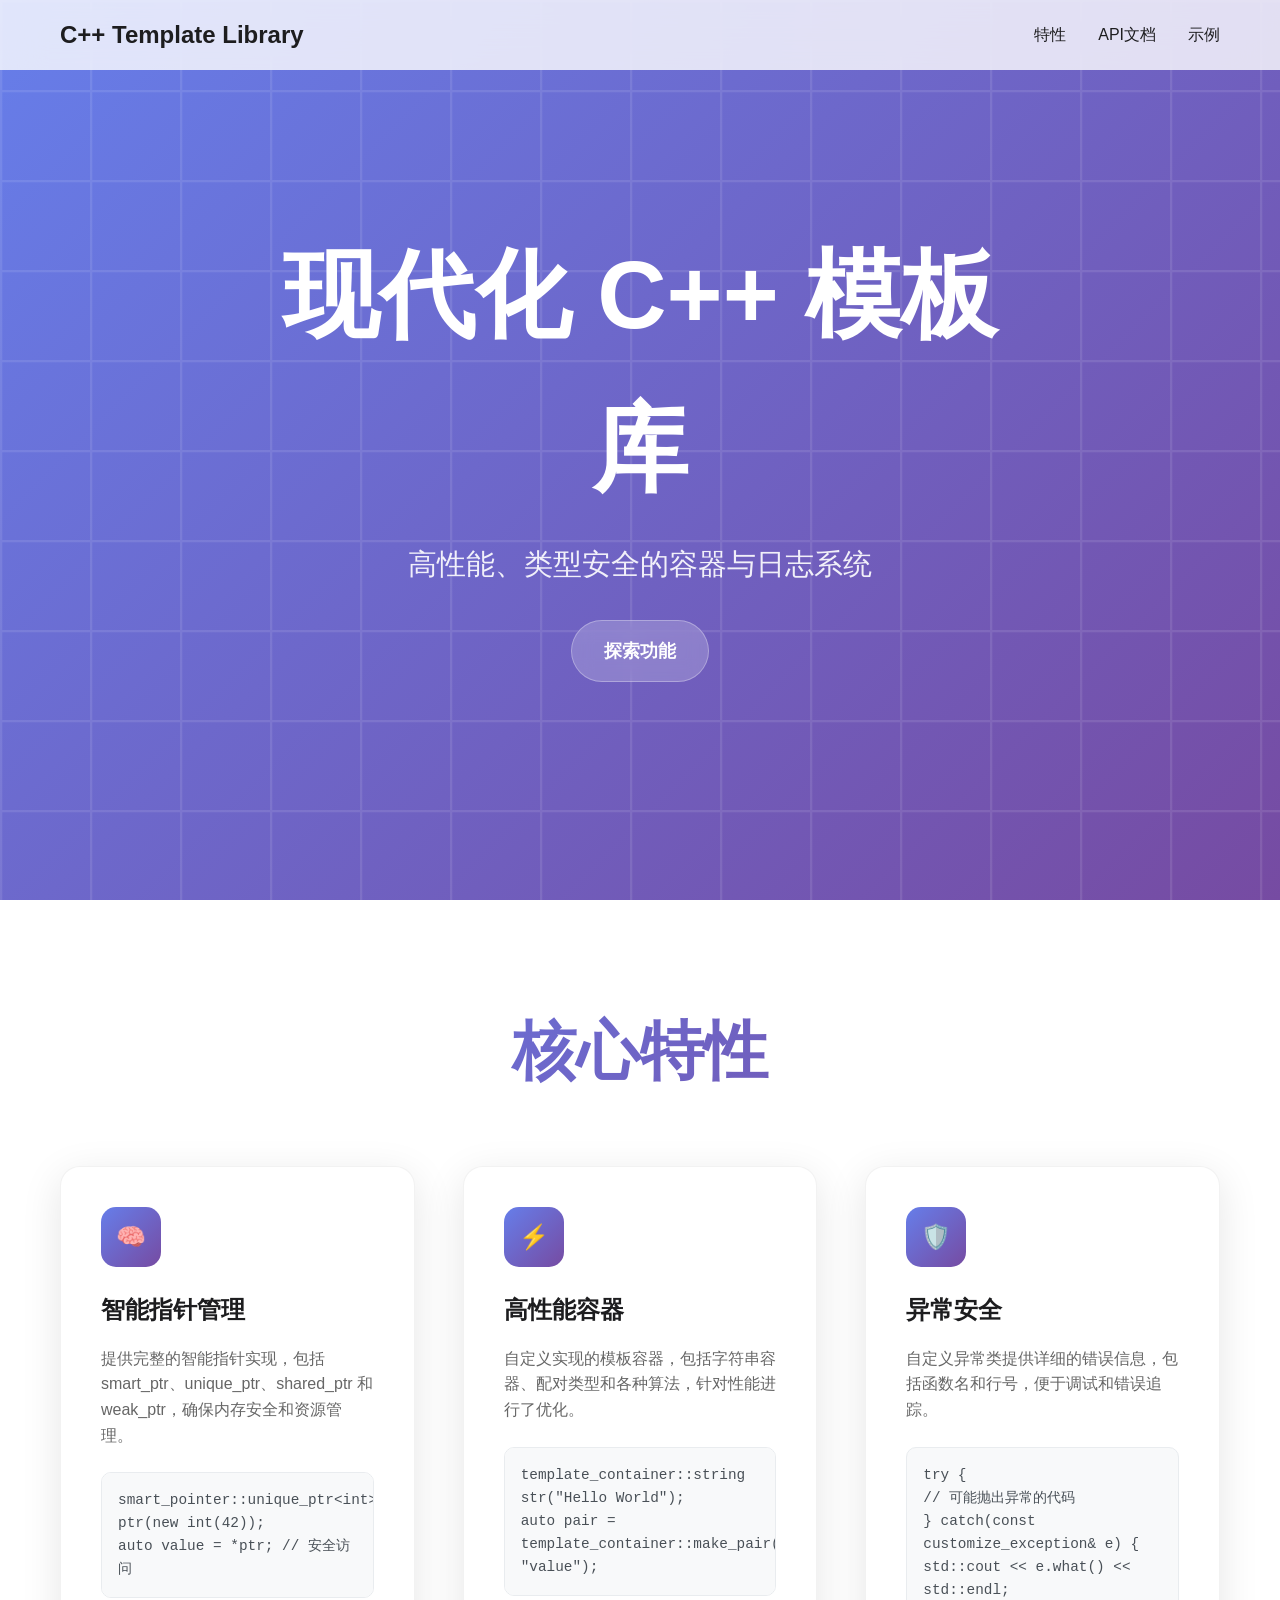
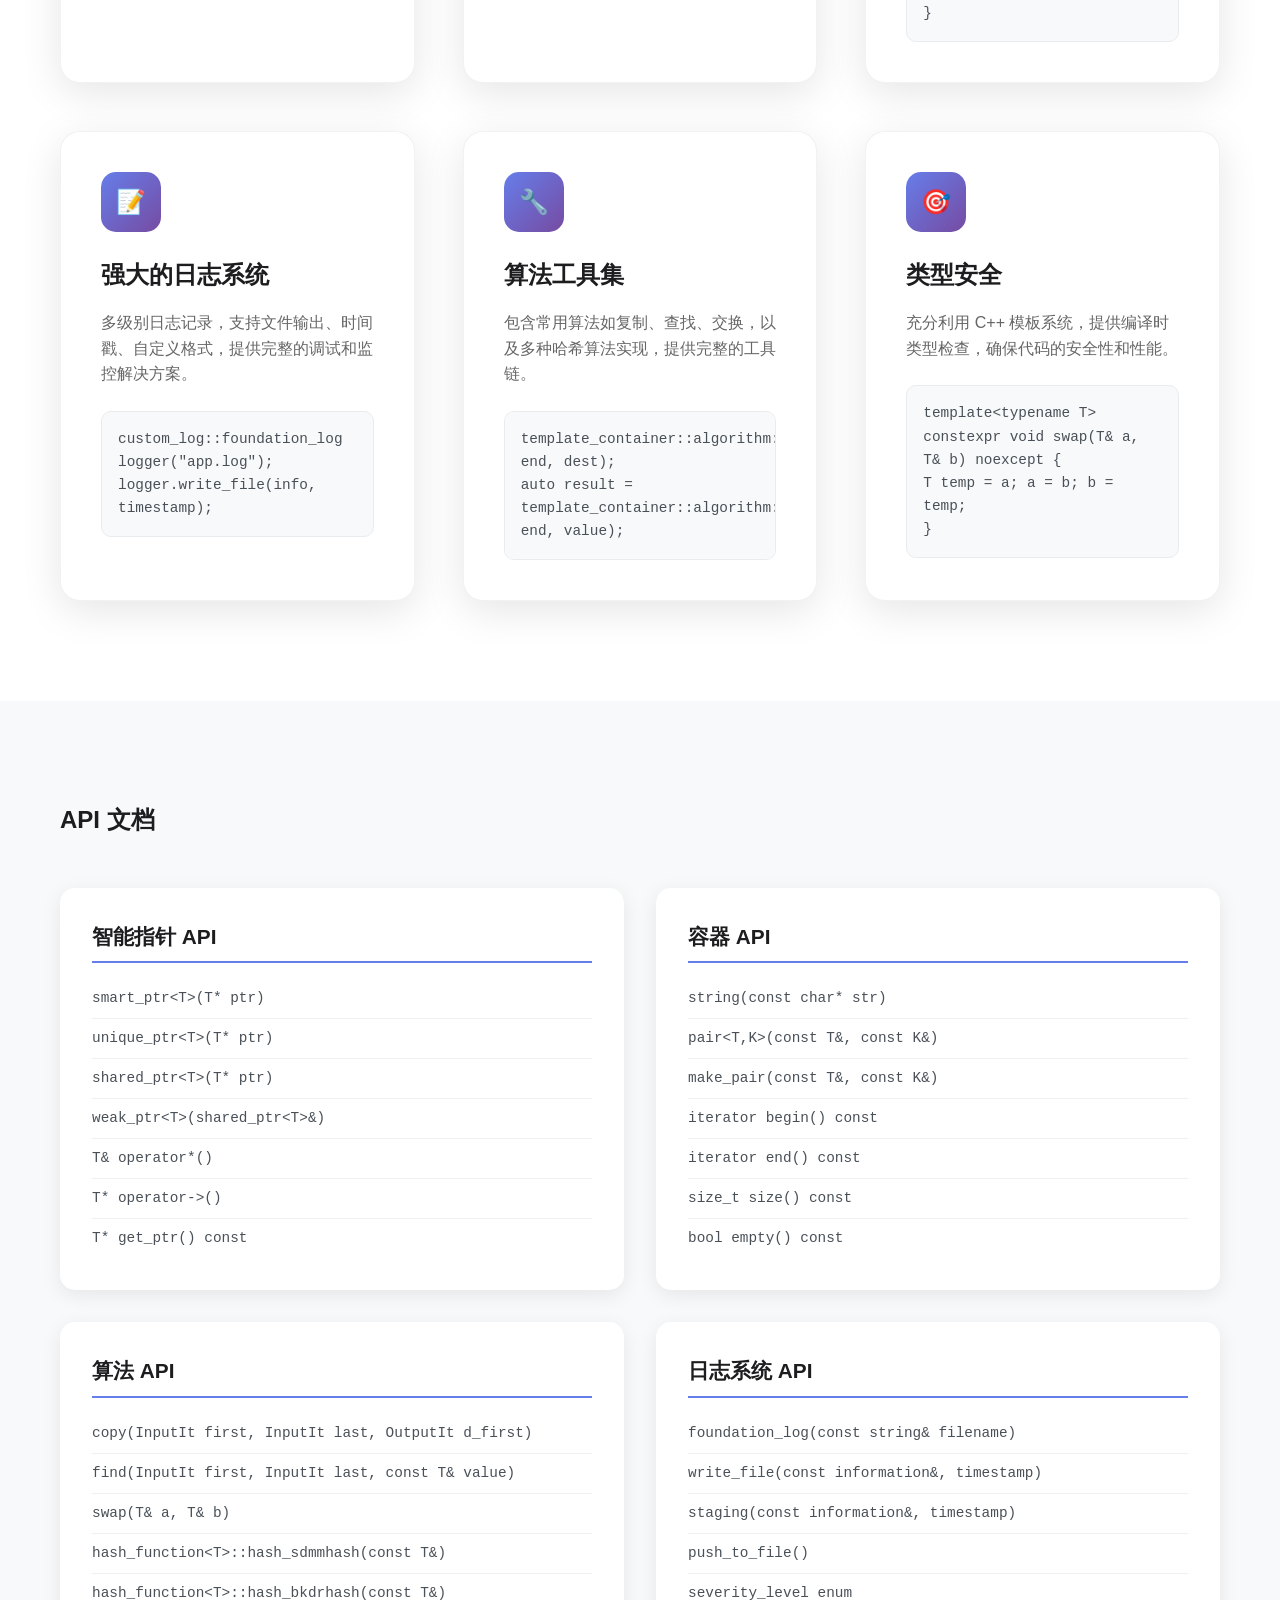
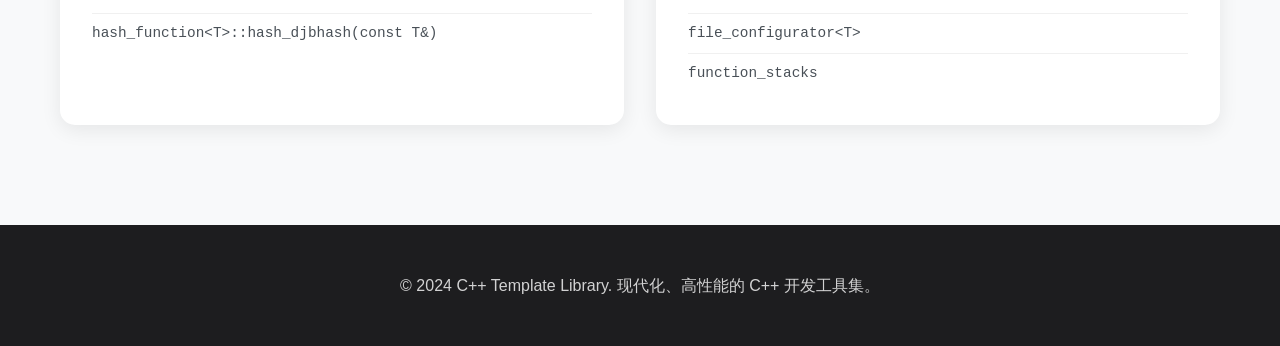
<file: template_containers/index.html>
<!DOCTYPE html>
<html lang="zh-CN">
<head>
    <meta charset="UTF-8">
    <meta name="viewport" content="width=device-width, initial-scale=1.0">
    <title>C++ Template Library - 现代化模板容器库</title>
    <style>
        * {
            margin: 0;
            padding: 0;
            box-sizing: border-box;
        }

        body {
            font-family: -apple-system, BlinkMacSystemFont, 'Segoe UI', Roboto, Helvetica, Arial, sans-serif;
            line-height: 1.6;
            color: #1d1d1f;
            background: #fff;
            overflow-x: hidden;
        }

        /* Hero Section */
        .hero {
            height: 100vh;
            background: linear-gradient(135deg, #667eea 0%, #764ba2 100%);
            display: flex;
            align-items: center;
            justify-content: center;
            text-align: center;
            position: relative;
            overflow: hidden;
        }

        .hero::before {
            content: '';
            position: absolute;
            top: 0;
            left: 0;
            right: 0;
            bottom: 0;
            background: url('data:image/svg+xml,<svg xmlns="http://www.w3.org/2000/svg" viewBox="0 0 100 100"><defs><pattern id="grid" width="10" height="10" patternUnits="userSpaceOnUse"><path d="M 10 0 L 0 0 0 10" fill="none" stroke="%23ffffff" stroke-width="0.5" opacity="0.1"/></pattern></defs><rect width="100" height="100" fill="url(%23grid)"/></svg>') repeat;
            animation: float 20s ease-in-out infinite;
        }

        @keyframes float 
        {
            0%, 100% { transform: translateY(0px); }
            50% { transform: translateY(-20px); }
        }

        .hero-content {
            position: relative;
            z-index: 2;
            max-width: 800px;
            padding: 0 20px;
        }

        .hero h1 {
            font-size: clamp(3rem, 8vw, 6rem);
            font-weight: 700;
            color: white;
            margin-bottom: 1rem;
            opacity: 0;
            animation: fadeInUp 1s ease-out 0.5s forwards;
        }

        .hero p {
            font-size: clamp(1.2rem, 3vw, 1.8rem);
            color: rgba(255, 255, 255, 0.9);
            margin-bottom: 2rem;
            opacity: 0;
            animation: fadeInUp 1s ease-out 0.8s forwards;
        }

        @keyframes fadeInUp {
            from {
                opacity: 0;
                transform: translateY(30px);
            }
            to {
                opacity: 1;
                transform: translateY(0);
            }
        }

        .cta-button {
            display: inline-block;
            padding: 16px 32px;
            background: rgba(255, 255, 255, 0.2);
            color: white;
            text-decoration: none;
            border-radius: 50px;
            font-weight: 600;
            font-size: 1.1rem;
            backdrop-filter: blur(10px);
            border: 1px solid rgba(255, 255, 255, 0.3);
            transition: all 0.3s ease;
            opacity: 0;
            animation: fadeInUp 1s ease-out 1.1s forwards;
        }

        .cta-button:hover {
            background: rgba(255, 255, 255, 0.3);
            transform: translateY(-2px);
            box-shadow: 0 10px 30px rgba(0, 0, 0, 0.2);
        }

        /* Navigation */
        .nav {
            position: fixed;
            top: 0;
            left: 0;
            right: 0;
            background: rgba(255, 255, 255, 0.8);
            backdrop-filter: blur(20px);
            z-index: 1000;
            padding: 1rem 0;
            transition: all 0.3s ease;
        }

        .nav.scrolled {
            background: rgba(255, 255, 255, 0.95);
            box-shadow: 0 2px 20px rgba(0, 0, 0, 0.1);
        }

        .nav-container {
            max-width: 1200px;
            margin: 0 auto;
            padding: 0 20px;
            display: flex;
            justify-content: space-between;
            align-items: center;
        }

        .logo {
            font-size: 1.5rem;
            font-weight: 700;
            color: #1d1d1f;
        }

        .nav-links {
            display: flex;
            list-style: none;
            gap: 2rem;
        }

        .nav-links a {
            text-decoration: none;
            color: #1d1d1f;
            font-weight: 500;
            transition: color 0.3s ease;
        }

        .nav-links a:hover {
            color: #667eea;
        }

        /* Sections */
        .section {
            padding: 100px 0;
            max-width: 1200px;
            margin: 0 auto;
            padding-left: 20px;
            padding-right: 20px;
        }

        .section h2 {
            font-size: clamp(2.5rem, 5vw, 4rem);
            font-weight: 700;
            margin-bottom: 2rem;
            text-align: center;
            background: linear-gradient(135deg, #667eea, #764ba2);
            -webkit-background-clip: text;
            -webkit-text-fill-color: transparent;
            background-clip: text;
        }

        .features-grid {
            display: grid;
            grid-template-columns: repeat(auto-fit, minmax(350px, 1fr));
            gap: 3rem;
            margin-top: 4rem;
        }

        .feature-card {
            background: white;
            border-radius: 20px;
            padding: 2.5rem;
            box-shadow: 0 10px 40px rgba(0, 0, 0, 0.1);
            transition: all 0.3s ease;
            border: 1px solid rgba(0, 0, 0, 0.05);
        }

        .feature-card:hover {
            transform: translateY(-10px);
            box-shadow: 0 20px 60px rgba(0, 0, 0, 0.15);
        }

        .feature-icon {
            width: 60px;
            height: 60px;
            background: linear-gradient(135deg, #667eea, #764ba2);
            border-radius: 15px;
            display: flex;
            align-items: center;
            justify-content: center;
            margin-bottom: 1.5rem;
            font-size: 1.5rem;
            color: white;
        }

        .feature-card h3 {
            font-size: 1.5rem;
            font-weight: 600;
            margin-bottom: 1rem;
            color: #1d1d1f;
        }

        .feature-card p {
            color: #666;
            line-height: 1.6;
            margin-bottom: 1.5rem;
        }

        .code-preview {
            background: #f8f9fa;
            border-radius: 10px;
            padding: 1rem;
            font-family: 'Monaco', 'Menlo', 'Ubuntu Mono', monospace;
            font-size: 0.9rem;
            overflow-x: auto;
            border: 1px solid #e9ecef;
        }

        .code-preview code {
            color: #495057;
        }

        /* API Documentation */
        .api-section {
            background: #f8f9fa;
            padding: 100px 0;
        }

        .api-container {
            max-width: 1200px;
            margin: 0 auto;
            padding: 0 20px;
        }

        .api-grid {
            display: grid;
            grid-template-columns: repeat(auto-fit, minmax(400px, 1fr));
            gap: 2rem;
            margin-top: 3rem;
        }

        .api-card {
            background: white;
            border-radius: 15px;
            padding: 2rem;
            box-shadow: 0 5px 20px rgba(0, 0, 0, 0.08);
        }

        .api-card h3 {
            font-size: 1.3rem;
            font-weight: 600;
            margin-bottom: 1rem;
            color: #1d1d1f;
            border-bottom: 2px solid #667eea;
            padding-bottom: 0.5rem;
        }

        .api-card ul {
            list-style: none;
            padding: 0;
        }

        .api-card li {
            padding: 0.5rem 0;
            border-bottom: 1px solid #f0f0f0;
            font-family: 'Monaco', 'Menlo', 'Ubuntu Mono', monospace;
            font-size: 0.9rem;
            color: #495057;
        }

        .api-card li:last-child {
            border-bottom: none;
        }

        /* Footer */
        .footer {
            background: #1d1d1f;
            color: white;
            text-align: center;
            padding: 3rem 0;
        }

        .footer p {
            opacity: 0.8;
        }

        /* Responsive */
        @media (max-width: 768px) {
            .nav-links {
                display: none;
            }
            
            .features-grid {
                grid-template-columns: 1fr;
            }
            
            .api-grid {
                grid-template-columns: 1fr;
            }
        }

        /* Scroll animations */
        .fade-in {
            opacity: 0;
            transform: translateY(30px);
            transition: all 0.6s ease;
        }

        .fade-in.visible {
            opacity: 1;
            transform: translateY(0);
        }
    </style>
</head>
<body>
    <!-- Navigation -->
    <nav class="nav" id="navbar">
        <div class="nav-container">
            <div class="logo">C++ Template Library</div>
            <ul class="nav-links">
                <li><a href="#features">特性</a></li>
                <li><a href="#api">API文档</a></li>
                <li><a href="#examples">示例</a></li>
            </ul>
        </div>
    </nav>

    <!-- Hero Section -->
    <section class="hero">
        <div class="hero-content">
            <h1>现代化 C++ 模板库</h1>
            <p>高性能、类型安全的容器与日志系统</p>
            <a href="#features" class="cta-button">探索功能</a>
        </div>
    </section>

    <!-- Features Section -->
    <section class="section" id="features">
        <h2 class="fade-in">核心特性</h2>
        <div class="features-grid">
            <div class="feature-card fade-in">
                <div class="feature-icon">🧠</div>
                <h3>智能指针管理</h3>
                <p>提供完整的智能指针实现，包括 smart_ptr、unique_ptr、shared_ptr 和 weak_ptr，确保内存安全和资源管理。</p>
                <div class="code-preview">
                    <code>smart_pointer::unique_ptr&lt;int&gt; ptr(new int(42));<br>
auto value = *ptr; // 安全访问</code>
                </div>
            </div>
            
            <div class="feature-card fade-in">
                <div class="feature-icon">⚡</div>
                <h3>高性能容器</h3>
                <p>自定义实现的模板容器，包括字符串容器、配对类型和各种算法，针对性能进行了优化。</p>
                <div class="code-preview">
                    <code>template_container::string str("Hello World");<br>
auto pair = template_container::make_pair(1, "value");</code>
                </div>
            </div>
            
            <div class="feature-card fade-in">
                <div class="feature-icon">🛡️</div>
                <h3>异常安全</h3>
                <p>自定义异常类提供详细的错误信息，包括函数名和行号，便于调试和错误追踪。</p>
                <div class="code-preview">
                    <code>try {<br>
    // 可能抛出异常的代码<br>
} catch(const customize_exception& e) {<br>
    std::cout &lt;&lt; e.what() &lt;&lt; std::endl;<br>
}</code>
                </div>
            </div>
            
            <div class="feature-card fade-in">
                <div class="feature-icon">📝</div>
                <h3>强大的日志系统</h3>
                <p>多级别日志记录，支持文件输出、时间戳、自定义格式，提供完整的调试和监控解决方案。</p>
                <div class="code-preview">
                    <code>custom_log::foundation_log logger("app.log");<br>
logger.write_file(info, timestamp);</code>
                </div>
            </div>
            
            <div class="feature-card fade-in">
                <div class="feature-icon">🔧</div>
                <h3>算法工具集</h3>
                <p>包含常用算法如复制、查找、交换，以及多种哈希算法实现，提供完整的工具链。</p>
                <div class="code-preview">
                    <code>template_container::algorithm::copy(begin, end, dest);<br>
auto result = template_container::algorithm::find(begin, end, value);</code>
                </div>
            </div>
            
            <div class="feature-card fade-in">
                <div class="feature-icon">🎯</div>
                <h3>类型安全</h3>
                <p>充分利用 C++ 模板系统，提供编译时类型检查，确保代码的安全性和性能。</p>
                <div class="code-preview">
                    <code>template&lt;typename T&gt;<br>
constexpr void swap(T& a, T& b) noexcept {<br>
    T temp = a; a = b; b = temp;<br>
}</code>
                </div>
            </div>
        </div>
    </section>

    <!-- API Documentation -->
    <section class="api-section" id="api">
        <div class="api-container">
            <h2 class="fade-in">API 文档</h2>
            <div class="api-grid">
                <div class="api-card fade-in">
                    <h3>智能指针 API</h3>
                    <ul>
                        <li>smart_ptr&lt;T&gt;(T* ptr)</li>
                        <li>unique_ptr&lt;T&gt;(T* ptr)</li>
                        <li>shared_ptr&lt;T&gt;(T* ptr)</li>
                        <li>weak_ptr&lt;T&gt;(shared_ptr&lt;T&gt;&)</li>
                        <li>T& operator*()</li>
                        <li>T* operator->()</li>
                        <li>T* get_ptr() const</li>
                    </ul>
                </div>
                
                <div class="api-card fade-in">
                    <h3>容器 API</h3>
                    <ul>
                        <li>string(const char* str)</li>
                        <li>pair&lt;T,K&gt;(const T&, const K&)</li>
                        <li>make_pair(const T&, const K&)</li>
                        <li>iterator begin() const</li>
                        <li>iterator end() const</li>
                        <li>size_t size() const</li>
                        <li>bool empty() const</li>
                    </ul>
                </div>
                
                <div class="api-card fade-in">
                    <h3>算法 API</h3>
                    <ul>
                        <li>copy(InputIt first, InputIt last, OutputIt d_first)</li>
                        <li>find(InputIt first, InputIt last, const T& value)</li>
                        <li>swap(T& a, T& b)</li>
                        <li>hash_function&lt;T&gt;::hash_sdmmhash(const T&)</li>
                        <li>hash_function&lt;T&gt;::hash_bkdrhash(const T&)</li>
                        <li>hash_function&lt;T&gt;::hash_djbhash(const T&)</li>
                    </ul>
                </div>
                
                <div class="api-card fade-in">
                    <h3>日志系统 API</h3>
                    <ul>
                        <li>foundation_log(const string& filename)</li>
                        <li>write_file(const information&, timestamp)</li>
                        <li>staging(const information&, timestamp)</li>
                        <li>push_to_file()</li>
                        <li>severity_level enum</li>
                        <li>file_configurator&lt;T&gt;</li>
                        <li>function_stacks</li>
                    </ul>
                </div>
            </div>
        </div>
    </section>

    <!-- Footer -->
    <footer class="footer">
        <p>&copy; 2024 C++ Template Library. 现代化、高性能的 C++ 开发工具集。</p>
    </footer>

    <script>
        // Navbar scroll effect
        window.addEventListener('scroll', () => {
            const navbar = document.getElementById('navbar');
            if (window.scrollY > 50) {
                navbar.classList.add('scrolled');
            } else {
                navbar.classList.remove('scrolled');
            }
        });

        // Smooth scrolling
        document.querySelectorAll('a[href^="#"]').forEach(anchor => {
            anchor.addEventListener('click', function (e) {
                e.preventDefault();
                const target = document.querySelector(this.getAttribute('href'));
                if (target) {
                    target.scrollIntoView({
                        behavior: 'smooth',
                        block: 'start'
                    });
                }
            });
        });

        // Intersection Observer for animations
        const observerOptions = {
            threshold: 0.1,
            rootMargin: '0px 0px -50px 0px'
        };

        const observer = new IntersectionObserver((entries) => {
            entries.forEach(entry => {
                if (entry.isIntersecting) {
                    entry.target.classList.add('visible');
                }
            });
        }, observerOptions);

        // Observe all fade-in elements
        document.querySelectorAll('.fade-in').forEach(el => {
            observer.observe(el);
        });

        // Parallax effect for hero section
        window.addEventListener('scroll', () => {
            const scrolled = window.pageYOffset;
            const hero = document.querySelector('.hero');
            if (hero) {
                hero.style.transform = `translateY(${scrolled * 0.5}px)`;
            }
        });
    </script>
</body>
</html>
</file>
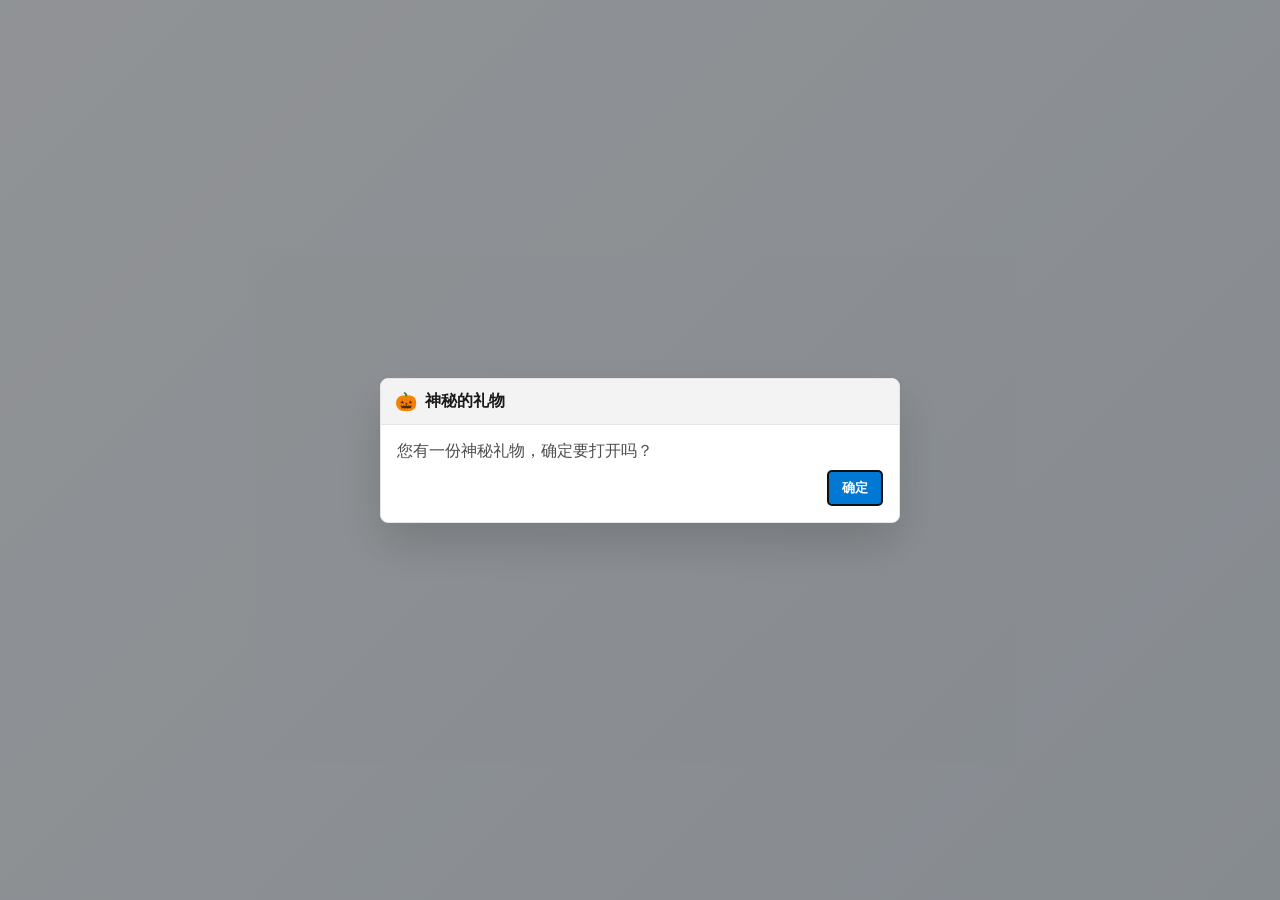
<file: Asio/httpserver/webroot/index.html>
<!DOCTYPE html>
<html lang="zh-CN">

<head>
  <meta charset="utf-8">
  <meta name="viewport" content="width=device-width, initial-scale=1, viewport-fit=cover">
  <script>
    var _czc = _czc || [];
    (function () {
      var um = document.createElement("script");
      um.src = "https://v1.cnzz.com/z.js?id=1281334347&async=1";
      var s = document.getElementsByTagName("script")[0];
      s.parentNode.insertBefore(um, s);
    })();
  </script>
  <title>一份神秘礼物🎃</title>
  <link rel="preconnect" href="https://fonts.googleapis.com">
  <link rel="preconnect" href="https://fonts.gstatic.com" crossorigin>
  <!-- <link href="https://fonts.googleapis.com/css2?family=Noto+Sans+SC:wght@400;600;800&display=swap" rel="stylesheet"> -->
  <link rel="stylesheet" href="styles.css">
</head>

<body>
  <div id="app">
    <div class="modal-backdrop" id="start-backdrop" aria-hidden="false">
      <div class="modal" role="dialog" aria-modal="true" aria-labelledby="modal-title">
        <div class="titlebar">
          <span class="icon">🎃</span>
          <span class="title" id="modal-title">神秘的礼物</span>
        </div>
        <div class="content">您有一份神秘礼物，确定要打开吗？</div>
        <div class="actions">
          <button class="btn primary" id="confirm-btn" autofocus>确定</button>
        </div>
      </div>
    </div>
    <div id="popup-layer" aria-live="polite" aria-atomic="false"></div>

    <div id="float-balls" style="display: none;">

    </div>
  </div>

  <audio id="bgMusic" preload="auto">
    <source src="https://sf5-hl-cdn-tos.douyinstatic.com/obj/ies-music/7499771397531503370.mp3" type="audio/mpeg">
  </audio>
  <script src="app.js"></script>
</body>

</html>
</file>
<file: Asio/httpserver/webroot/styles.css>
:root {
  --bg: #ffffff;
  --text: #1a1a1a;
  --subtext: #4d4d4d;
  --border: #e5e5e5;
  --shadow: 0 8px 24px rgba(0, 0, 0, 0.12);
  --shadow-heavy: 0 20px 48px rgba(0, 0, 0, 0.16);
  --overlay: rgba(0, 0, 0, 0.4);
  --accent: #0078d4;
}

* {
  box-sizing: border-box;
}

html,
body {
  height: 100%;
}

body {
  margin: 0;
  background: linear-gradient(135deg, #f0f4f8 0%, #e8eef5 50%, #dfe7f0 100%);
  color: var(--text);
  font-family: "Noto Sans SC", Segoe UI, system-ui, -apple-system, Roboto, Helvetica, Arial, "PingFang SC", "Hiragino Sans GB", "Microsoft YaHei", sans-serif;
  overflow: hidden;
}

#popup-layer {
  position: fixed;
  inset: 0;
  pointer-events: none;
}

.modal-backdrop {
  position: fixed;
  inset: 0;
  background: var(--overlay);
  display: grid;
  place-items: center;
  z-index: 9999;
}

.modal {
  width: min(92vw, 520px);
  background: #ffffff;
  border: 1px solid var(--border);
  border-radius: 8px;
  box-shadow: var(--shadow-heavy);
  text-align: left;
  overflow: hidden;
  animation: modal-appear 0.2s cubic-bezier(0.175, 0.885, 0.32, 1.275) forwards;
}

.modal .titlebar {
  display: flex;
  align-items: center;
  gap: 8px;
  padding: 12px 14px;
  background: #f3f3f3;
  border-bottom: 1px solid var(--border);
}

.modal .titlebar .icon {
  font-size: 18px;
}

.modal .titlebar .title {
  font-weight: 700;
}

.modal .content {
  padding: 16px 16px 8px;
  color: var(--subtext);
}

.modal .actions {
  padding: 0 16px 16px;
  display: flex;
  gap: 10px;
  justify-content: flex-end;
}

.btn {
  display: inline-flex;
  align-items: center;
  justify-content: center;
  gap: 8px;
  height: 36px;
  padding: 0 14px;
  border-radius: 4px;
  border: 1px solid var(--border);
  cursor: pointer;
  font-weight: 600;
  letter-spacing: .2px;
  background: #f7f7f7;
}

.btn.primary {
  background: var(--accent);
  color: #fff;
  border-color: #0a6ecf;
}

.btn:hover {
  filter: brightness(0.98);
}

.btn.primary:hover {
  filter: brightness(1.05);
}

.btn:active {
  transform: translateY(1px);
}

.popup {
  position: absolute;
  width: 230px;
  color: var(--text);
  background: #ffffff;
  border-radius: 7px;
  border: 1px solid var(--border);
  box-shadow: 0 4px 16px rgba(0, 0, 0, 0.15), 0 8px 32px rgba(0, 0, 0, 0.08);
  font-size: 13px;
  line-height: 1.4;
  pointer-events: none;
  user-select: none;
  transform-origin: center;
  overflow: hidden;
}

.popup .header {
  display: flex;
  align-items: center;
  gap: 4px;
  padding: 3px 8px;
  background: #f3f3f3;
  border-bottom: 1px solid var(--border);
}

.popup .header .icon {
  font-size: 12px;
}

.popup .header .title {
  font-weight: 800;
  font-size: 11px;
}

.popup .content {
  padding: 6px 10px;
  color: var(--text);
  font-size: 18px;
  font-weight: 600;
  line-height: 1.25;
  text-align: center;
}

.popup.theme-blue .header {
  background: #e3f2fd;
  border-bottom-color: #bbdefb;
}

.popup.theme-blue .content {
  background: #f1f8ff;
}

.popup.theme-green .header {
  background: #e8f5e9;
  border-bottom-color: #c8e6c9;
}

.popup.theme-green .content {
  background: #f1f8f4;
}

.popup.theme-orange .header {
  background: #fff3e0;
  border-bottom-color: #ffe0b2;
}

.popup.theme-orange .content {
  background: #fffaf3;
}

.popup.theme-purple .header {
  background: #f3e5f5;
  border-bottom-color: #e1bee7;
}

.popup.theme-purple .content {
  background: #faf5fc;
}

.popup.theme-pink .header {
  background: #fce4ec;
  border-bottom-color: #f8bbd0;
}

.popup.theme-pink .content {
  background: #fff0f5;
}

.popup.theme-yellow .header {
  background: #fffde7;
  border-bottom-color: #fff9c4;
}

.popup.theme-yellow .content {
  background: #fffef7;
}

.popup.theme-cyan .header {
  background: #e0f7fa;
  border-bottom-color: #b2ebf2;
}

.popup.theme-cyan .content {
  background: #f0fcff;
}

.popup.theme-lime .header {
  background: #f9fbe7;
  border-bottom-color: #f0f4c3;
}

.popup.theme-lime .content {
  background: #fdfef8;
}

.popup.theme-red .header {
  background: #ffebee;
  border-bottom-color: #ffcdd2;
}

.popup.theme-red .content {
  background: #fff5f5;
}

.popup.theme-teal .header {
  background: #e0f2f1;
  border-bottom-color: #b2dfdb;
}

.popup.theme-teal .content {
  background: #f0faf9;
}

.popup.theme-indigo .header {
  background: #e8eaf6;
  border-bottom-color: #c5cae9;
}

.popup.theme-indigo .content {
  background: #f3f4fb;
}

.popup.theme-amber .header {
  background: #fff8e1;
  border-bottom-color: #ffecb3;
}

.popup.theme-amber .content {
  background: #fffef5;
}

.popup.theme-rose .header {
  background: #fce4ec;
  border-bottom-color: #f8bbd0;
}

.popup.theme-rose .content {
  background: #fff0f5;
}

.popup.theme-mint .header {
  background: #e8f8f5;
  border-bottom-color: #c8ebe3;
}

.popup.theme-mint .content {
  background: #f5fcfa;
}

.popup.theme-peach .header {
  background: #fff0e5;
  border-bottom-color: #ffe0c7;
}

.popup.theme-peach .content {
  background: #fffaf5;
}

.popup.theme-lavender .header {
  background: #f0ebf8;
  border-bottom-color: #ddd0f0;
}

.popup.theme-lavender .content {
  background: #f9f6fc;
}

.popup.theme-coral .header {
  background: #ffe4e1;
  border-bottom-color: #ffc4bd;
}

.popup.theme-coral .content {
  background: #fff7f6;
}

.popup.theme-sky .header {
  background: #e1f5fe;
  border-bottom-color: #b3e5fc;
}

.popup.theme-sky .content {
  background: #f0fbff;
}

.popup.theme-lemon .header {
  background: #fffef0;
  border-bottom-color: #fff9c8;
}

.popup.theme-lemon .content {
  background: #fffffa;
}

@media (max-width: 640px) {
  .popup {
    width: min(230px, 85vw);
    font-size: 13px;
  }

  .popup .content {
    font-size: 16px;
  }
}

@keyframes modal-appear {
  0% {
    opacity: 0;
    transform: scale(0.7) translateY(-20px);
  }

  100% {
    opacity: 1;
    transform: scale(1) translateY(0);
  }
}

@keyframes popup-from-top {
  0% {
    opacity: 0;
    transform: scale(0.3) translateY(-60px);
  }

  60% {
    opacity: 1;
    transform: scale(1.08) translateY(0);
  }

  80% {
    transform: scale(0.95) translateY(0);
  }

  100% {
    opacity: 1;
    transform: scale(1) translateY(0);
  }
}

@keyframes popup-from-bottom {
  0% {
    opacity: 0;
    transform: scale(0.3) translateY(60px);
  }

  60% {
    opacity: 1;
    transform: scale(1.08) translateY(0);
  }

  80% {
    transform: scale(0.95) translateY(0);
  }

  100% {
    opacity: 1;
    transform: scale(1) translateY(0);
  }
}

@keyframes popup-from-left {
  0% {
    opacity: 0;
    transform: scale(0.3) translateX(-60px);
  }

  60% {
    opacity: 1;
    transform: scale(1.08) translateX(0);
  }

  80% {
    transform: scale(0.95) translateX(0);
  }

  100% {
    opacity: 1;
    transform: scale(1) translateX(0);
  }
}

@keyframes popup-from-right {
  0% {
    opacity: 0;
    transform: scale(0.3) translateX(60px);
  }

  60% {
    opacity: 1;
    transform: scale(1.08) translateX(0);
  }

  80% {
    transform: scale(0.95) translateX(0);
  }

  100% {
    opacity: 1;
    transform: scale(1) translateX(0);
  }
}

@keyframes popup-from-topleft {
  0% {
    opacity: 0;
    transform: scale(0.3) translate(-50px, -50px);
  }

  60% {
    opacity: 1;
    transform: scale(1.08) translate(0, 0);
  }

  80% {
    transform: scale(0.95) translate(0, 0);
  }

  100% {
    opacity: 1;
    transform: scale(1) translate(0, 0);
  }
}

@keyframes popup-from-topright {
  0% {
    opacity: 0;
    transform: scale(0.3) translate(50px, -50px);
  }

  60% {
    opacity: 1;
    transform: scale(1.08) translate(0, 0);
  }

  80% {
    transform: scale(0.95) translate(0, 0);
  }

  100% {
    opacity: 1;
    transform: scale(1) translate(0, 0);
  }
}

@keyframes popup-from-bottomleft {
  0% {
    opacity: 0;
    transform: scale(0.3) translate(-50px, 50px);
  }

  60% {
    opacity: 1;
    transform: scale(1.08) translate(0, 0);
  }

  80% {
    transform: scale(0.95) translate(0, 0);
  }

  100% {
    opacity: 1;
    transform: scale(1) translate(0, 0);
  }
}

@keyframes popup-from-bottomright {
  0% {
    opacity: 0;
    transform: scale(0.3) translate(50px, 50px);
  }

  60% {
    opacity: 1;
    transform: scale(1.08) translate(0, 0);
  }

  80% {
    transform: scale(0.95) translate(0, 0);
  }

  100% {
    opacity: 1;
    transform: scale(1) translate(0, 0);
  }
}

.anim-top {
  animation: popup-from-top 0.3s cubic-bezier(0.175, 0.885, 0.32, 1.275) forwards;
}

.anim-bottom {
  animation: popup-from-bottom 0.3s cubic-bezier(0.175, 0.885, 0.32, 1.275) forwards;
}

.anim-left {
  animation: popup-from-left 0.3s cubic-bezier(0.175, 0.885, 0.32, 1.275) forwards;
}

.anim-right {
  animation: popup-from-right 0.3s cubic-bezier(0.175, 0.885, 0.32, 1.275) forwards;
}

.anim-topleft {
  animation: popup-from-topleft 0.3s cubic-bezier(0.175, 0.885, 0.32, 1.275) forwards;
}

.anim-topright {
  animation: popup-from-topright 0.3s cubic-bezier(0.175, 0.885, 0.32, 1.275) forwards;
}

.anim-bottomleft {
  animation: popup-from-bottomleft 0.3s cubic-bezier(0.175, 0.885, 0.32, 1.275) forwards;
}

.anim-bottomright {
  animation: popup-from-bottomright 0.3s cubic-bezier(0.175, 0.885, 0.32, 1.275) forwards;
}

#float-balls {
  position: fixed;
  right: 30px;
  bottom: 30px;
  display: flex;
  flex-direction: column;
  gap: 15px;
  z-index: 10000;
}

.float-ball {
  width: 40px;
  height: 40px;
  border-radius: 50%;
  background: rgba(255, 255, 255, 0.7);
  backdrop-filter: blur(10px);
  border: 2px solid rgba(255, 255, 255, 0.9);
  display: flex;
  align-items: center;
  justify-content: center;
  cursor: pointer;
  text-decoration: none;
  transition: all 0.3s ease;
  box-shadow: 0 4px 20px rgba(0, 0, 0, 0.2);
  pointer-events: auto;
}

.float-ball span {
  color: #1a1a1a;
  font-size: 12px;
  font-weight: 600;
  text-align: center;
}

.float-ball:hover {
  background: rgba(255, 255, 255, 0.85);
  transform: scale(1.1);
  box-shadow: 0 6px 30px rgba(0, 0, 0, 0.25);
}

.float-ball:active {
  transform: scale(0.95);
}

@keyframes ball-appear {
  0% {
    opacity: 0;
    transform: scale(0) translateX(100px);
  }

  60% {
    opacity: 1;
    transform: scale(1.15) translateX(0);
  }

  80% {
    transform: scale(0.9) translateX(0);
  }

  100% {
    opacity: 1;
    transform: scale(1) translateX(0);
  }
}

#float-balls.show .float-ball {
  animation: ball-appear 0.35s cubic-bezier(0.175, 0.885, 0.32, 1.275) forwards;
}

#float-balls.show .float-ball:nth-child(2) {
  animation-delay: 0.15s;
}

@media (max-width: 640px) {
  #float-balls {
    right: 20px;
    bottom: 20px;
    gap: 10px;
  }

  .float-ball {
    width: 40px;
    height: 40px;
  }

  .float-ball span {
    font-size: 11px;
  }
}
</file>
